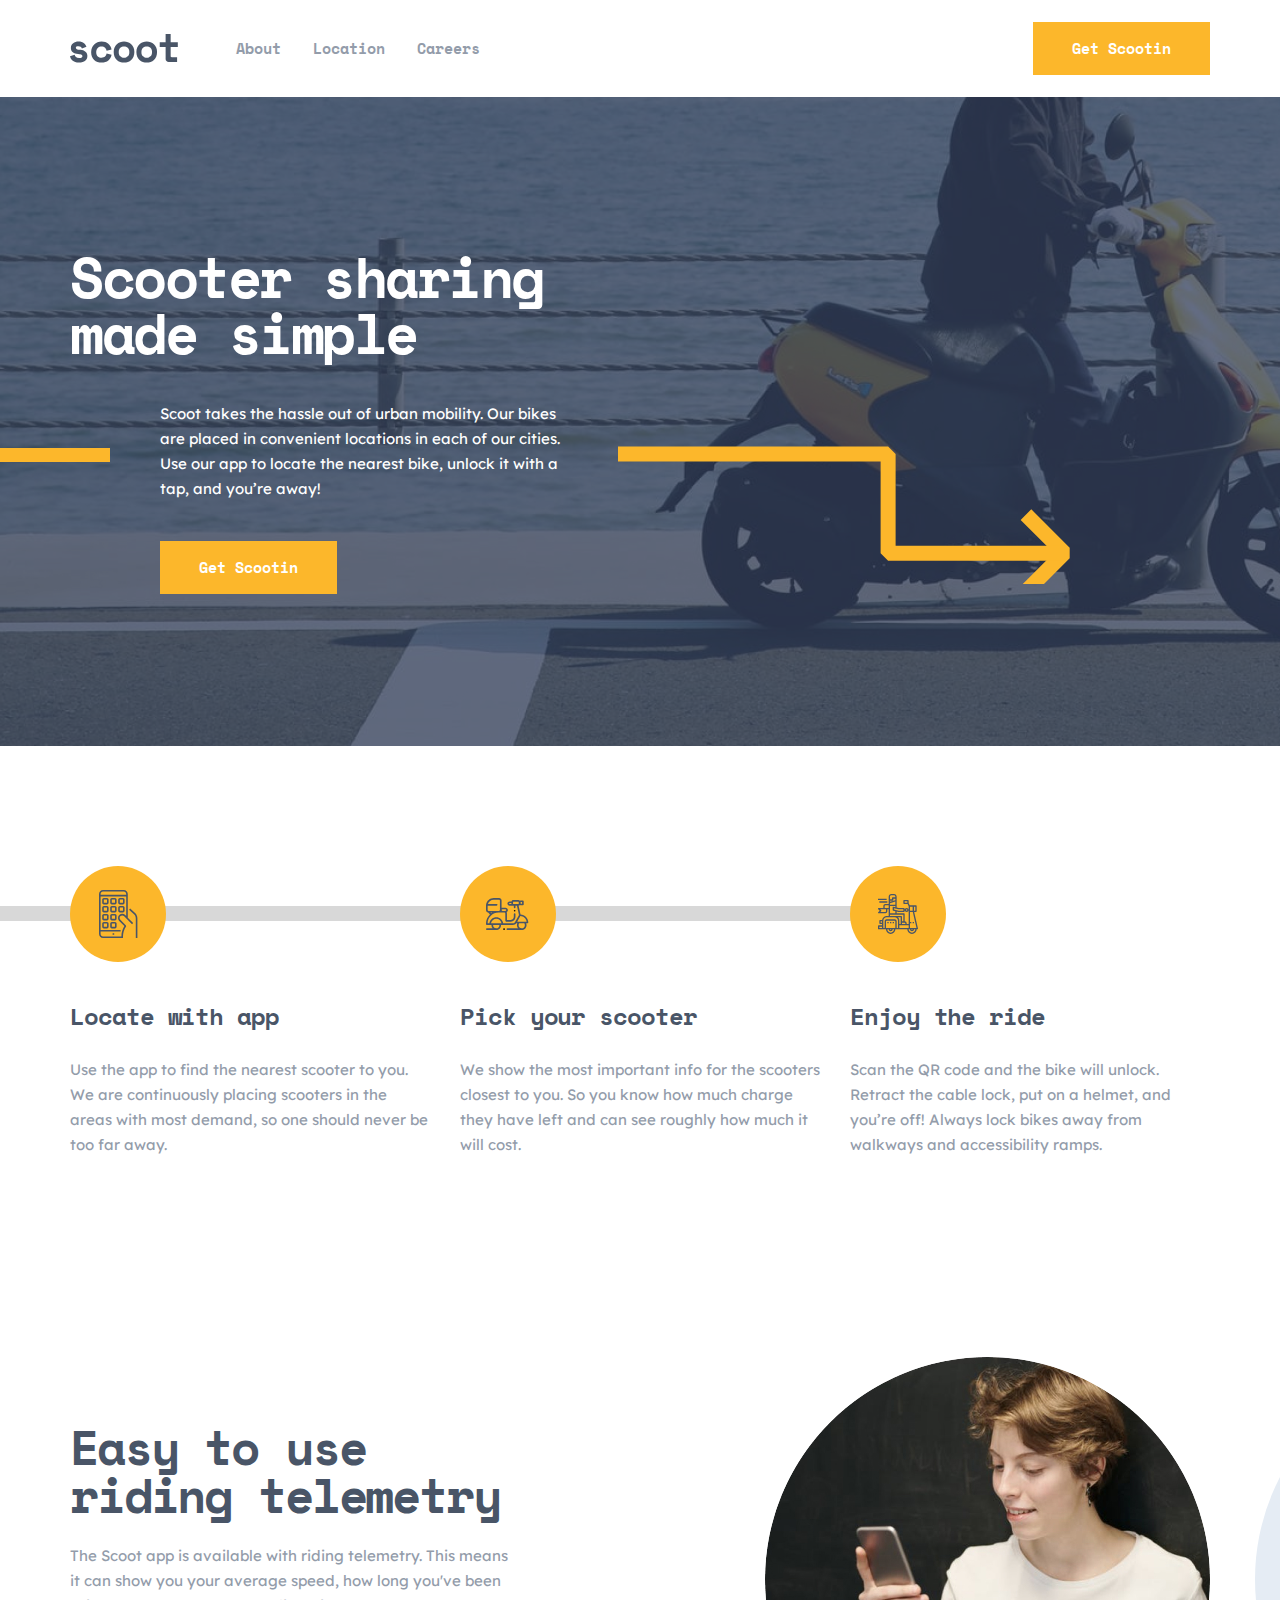
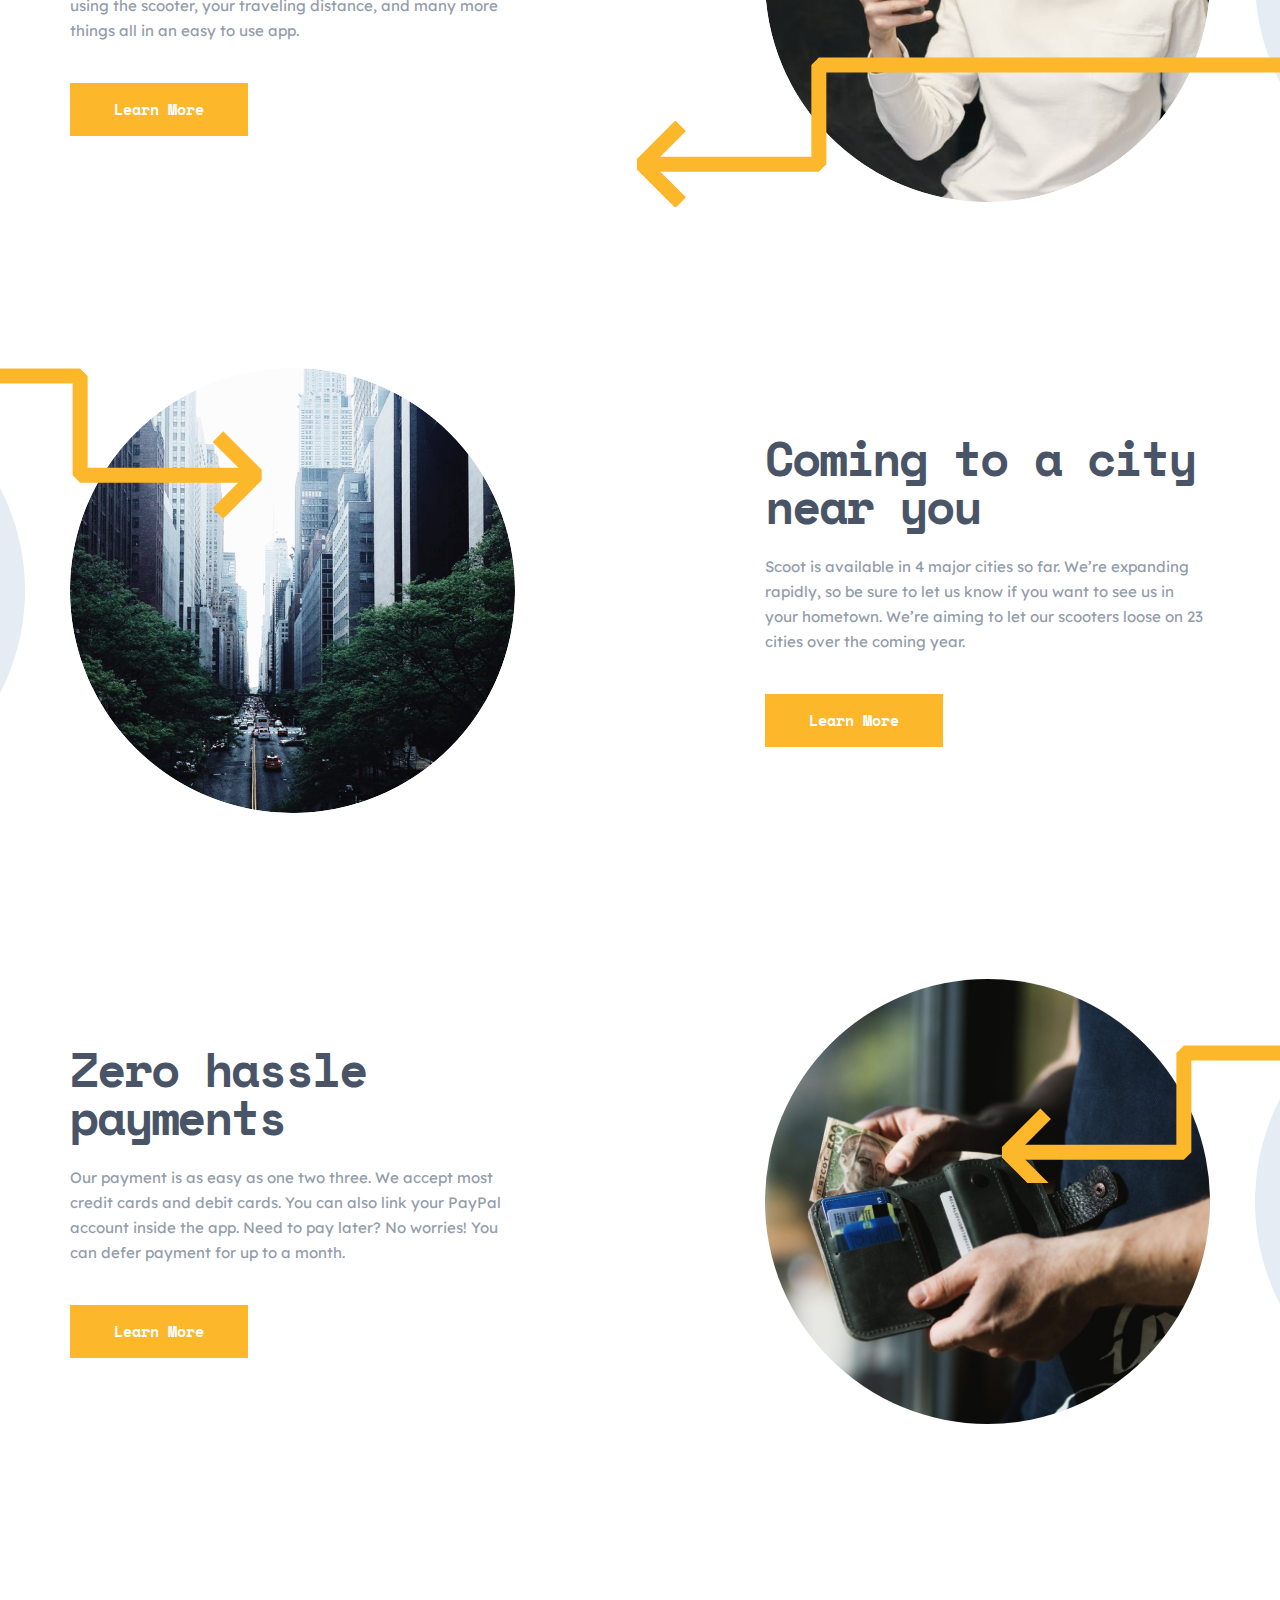
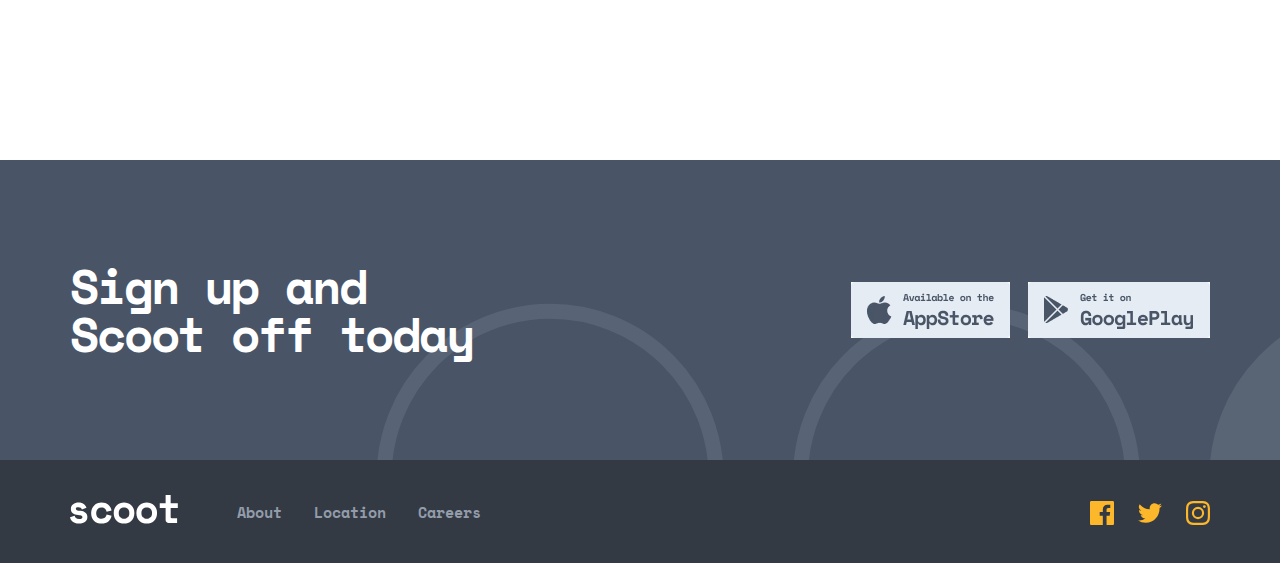
<file: index.html>
<!DOCTYPE html>
<html lang="en">

<head>
    <meta charset="UTF-8">
    <meta http-equiv="X-UA-Compatible" content="IE=edge">
    <meta name="viewport" content="width=device-width, initial-scale=1.0">
    <title>scoot</title>
    <link rel="stylesheet" href="css/main.css">
</head>

<body>
    <h1 class="visually-hidden">scoot</h1>
    <header class="header">
        <div class="container ">
            <div class="header__container">
                <a class="header__logo-link" href="/">
                    <img class="header__logo" src="images/scoot.svg" alt="Site-logo">
                </a>

                <div class="header__burger">
                    <span class="header__bar"></span>
                    <span class="header__bar"></span>
                    <span class="header__bar"></span>
                </div>
                <!-- <div class="header__helper"> -->
                <nav class="nav header__nav  ">
                    <div class="header__nav-wrap">
                        <ul class="nav__list nav__list--header ">
                            <li class="nav__itom nav__itom--header ">
                                <a class="nav__link nav__link--header" href="about.html">About</a>
                            </li>
                            <li class="nav__itom nav__itom--header">
                                <a class="nav__link nav__link--header" href="index.html">Location</a>
                            </li>
                            <li class="nav__itom nav__itom--header">
                                <a class="nav__link nav__link--header" href="index.html">Careers</a>
                            </li>
                        </ul>
                        <a class="header__get-link get-link " href="#">Get Scootin</a>
                    </div>

                </nav>
                <!-- </div> -->


                <!-- <a class="header__get-link get-link " href="#">Get Scootin</a> -->
            </div>
        </div>
    </header>

    <main>
        <div class="intro">
            <div class="container intro__container">
                <div class="intro__wrap">
                    <span class="intro__liner"></span>
                    <p class="intro__title">Scooter sharing made simple</p>
                    <p class="intro__desc">Scoot takes the hassle out of urban mobility. Our bikes are placed in
                        convenient locations in each of our cities. Use our app to locate the nearest bike, unlock it
                        with a tap, and you’re away!</p>

                    <a class="intro__get-link get-link get__link--intro" href="#">Get Scootin</a>
                </div>
            </div>
        </div>

        <section class="steps">
            <div class="container steps__container">
                <h2 class="visually-hidden">Instruction</h2>
                <span class="steps__line"></span>
                <ol class="steps__list">
                    <li class="steps__itom">
                        <span class="steps__circles steps__circles--app"></span>
                        <div class="steps__wrap">
                            <h3 class="steps__title">Locate with app</h3>
                            <p class="steps__desc">Use the app to find the nearest scooter to you. We are continuously
                                placing scooters in the areas with most demand, so one should never be too far away.
                            </p>
                        </div>
                    </li>
                    <li class="steps__itom">
                        <span class="steps__circles steps__circles--scooter"></span>
                        <div class="steps__wrap">
                            <h3 class="steps__title">Pick your scooter</h3>
                            <p class="steps__desc">We show the most important info for the scooters closest to you. So
                                you
                                know how much charge they have left and can see roughly how much it will cost.
                            </p>
                        </div>
                    </li>
                    <li class="steps__itom">
                        <span class="steps__circles steps__circles--deliver"></span>
                        <div class="steps__wrap">
                            <h3 class="steps__title">Enjoy the ride</h3>
                            <p class="steps__desc">Scan the QR code and the bike will unlock. Retract the cable lock,
                                put on
                                a helmet, and you’re off! Always lock bikes away from walkways and accessibility ramps.
                            </p>
                        </div>
                    </li>

                </ol>
            </div>
        </section>

        <div class="advice">
            <div class="container">
                <div class="advice__container">
                    <h1 class="advice__mtitle visually-hidden">Advantage</h1>
                    <ul class="advice__list">
                        <li class="advice__itom">
                            <span class="advice__circle advice__circle--top"></span>
                            <picture class="advice__itom-picture">
                                <source type="image/webp" srcset="images/riding@2x.webp 2x, images/riding.webp 1x">
                                <img class="advice__img" src="images/riding.jpg"
                                    srcset="images/riding@2x.jpg 2x, images/riding.jpg 1x" width="445" height="445"
                                    alt="riding telemtary">
                            </picture>

                            <div class="advice__wrap">
                                <h3 class="advice__title">Easy to use
                                    riding telemetry</h3>
                                <p class="advice__disc">The Scoot app is available with riding telemetry. This means it
                                    can show you your average speed, how long you've been using the scooter, your
                                    traveling distance, and many more things all in an easy to use app.</p>
                                <a class="advice__link get-link advice__link--size" href="#">Learn More</a>
                            </div>
                        </li>

                        <li class="advice__itom">
                            <span class="advice__circle advice__circle--middle"></span>
                            <picture class="advice__itom-picture">
                                <source type="image/webp" srcset="images/city@2x.webp 2x, images/city.webp 1x">
                                <img class="advice__img" src="images/city.jpg"
                                    srcset="images/city@2x.jpg 2x, images/city.jpg 1x" alt="riding telemtary"
                                    width="445" height="445">
                            </picture>

                            <div class="advice__wrap">
                                <h3 class="advice__title">Coming to a city near you</h3>
                                <p class="advice__disc">Scoot is available in 4 major cities so far. We’re expanding
                                    rapidly, so be sure to let us know if you want to see us in your hometown. We’re
                                    aiming to let our scooters loose on 23 cities over the coming year.</p>
                                <a class="advice__link get-link advice__link--size" href="#">Learn More</a>
                            </div>
                        </li>

                        <li class="advice__itom">
                            <span class="advice__circle advice__circle--end"></span>
                            <!-- <span class="advice__circle advice__circle--ex"></span> -->
                            <picture class="advice__itom-picture">
                                <source type="image/webp" srcset="images/zero@2x.webp 2x, images/zero.webp 1x">
                                <img class="advice__img" src="images/zero.jpg"
                                    srcset="images/zero@2x.jpg 2x, images/zero.jpg 1x" alt="riding telemtary"
                                    width="445" height="445">
                            </picture>

                            <div class="advice__wrap">
                                <h3 class="advice__title">Zero hassle payments</h3>
                                <p class="advice__disc">Our payment is as easy as one two three. We accept most credit
                                    cards and debit cards. You can also link your PayPal account inside the app. Need to
                                    pay later? No worries! You can defer payment for up to a month.</p>
                                <a class="advice__link get-link advice__link--size" href="#">Learn More</a>
                            </div>
                        </li>
                    </ul>
                </div>
            </div>
        </div>


        <div class="sign">
            <div class="container">
                <div class="sign__container">
                    <p class="sign__text">Sign up and Scoot off today</p>
                    <div class="sign__links">
                        <a class="sign__app" href="#">
                            <img class="sign__img" src="images/app.jpg" srcset="images/app@2x.jpg 2x, images/app.jpg 1x"
                                alt="Appstore">
                        </a>
                        <a class="sign__google" href="#">
                            <img class="sign__img" src="images/google.jpg"
                                srcset="images/google@2x.jpg 2x, images/google.jpg 1x" alt="Google_Play">
                        </a>
                    </div>
                    <span class="sign__circle sign__circle--top"></span>
                    <span class="sign__circle sign__circle--middle"></span>
                    <span class="sign__circle sign__circle--end"></span>
                </div>
            </div>
        </div>
    </main>

    <footer class="footer">
        <div class="container">
            <div class="footer__container">
                <a class="footer__logo-link" href="index.html">
                    <img class="footer__ligo" src="images/scoot-min.svg" alt="Site logo">
                </a>

                <nav class="nav footer__nav">
                    <ul class="nav__list footer__list">
                        <li class="nav__itom nav__itom--footer ">
                            <a class="nav__link" href="about.html">About</a>
                        </li>
                        <li class="nav__itom nav__itom--footer">
                            <a class="nav__link" href="index.html">Location</a>
                        </li>
                        <li class="nav__itom nav__itom--footer">
                            <a class="nav__link" href="index.html">Careers</a>
                        </li>
                    </ul>
                    <!-- <a class="header__get-link get-link " href="#">Get Scootin</a> -->
                </nav>

                <div class="footer__social">
                    <a class="footer__software-link" href="#">
                        <svg class="footer__svg" width="24" height="24" fill="none" xmlns="http://www.w3.org/2000/svg">
                            <path
                                d="M22.675 0H1.325C.593 0 0 .593 0 1.325v21.351C0 23.407.593 24 1.325 24H12.82v-9.294H9.692v-3.622h3.128V8.413c0-3.1 1.893-4.788 4.659-4.788 1.325 0 2.463.099 2.795.143v3.24l-1.918.001c-1.504 0-1.795.715-1.795 1.763v2.313h3.587l-.467 3.622h-3.12V24h6.116c.73 0 1.323-.593 1.323-1.325V1.325C24 .593 23.407 0 22.675 0z"
                                fill="CurrentColor" /></svg>
                    </a>
                    <a class="footer__software-link" href="#">
                        <svg class="footer__svg" width="24" height="20" fill="none" xmlns="http://www.w3.org/2000/svg">
                            <path
                                d="M24 2.557a9.83 9.83 0 0 1-2.828.775A4.932 4.932 0 0 0 23.337.608a9.864 9.864 0 0 1-3.127 1.195A4.916 4.916 0 0 0 16.616.248c-3.179 0-5.515 2.966-4.797 6.045A13.978 13.978 0 0 1 1.671 1.149a4.93 4.93 0 0 0 1.523 6.574 4.903 4.903 0 0 1-2.229-.616c-.054 2.281 1.581 4.415 3.949 4.89a4.935 4.935 0 0 1-2.224.084 4.928 4.928 0 0 0 4.6 3.419A9.9 9.9 0 0 1 0 17.54a13.94 13.94 0 0 0 7.548 2.212c9.142 0 14.307-7.721 13.995-14.646A10.025 10.025 0 0 0 24 2.557z"
                                fill="CurrentColor" /></svg>
                    </a>
                    <a class="footer__software-link" href="#">
                        <svg class="footer__svg" width="24" height="24" fill="none" xmlns="http://www.w3.org/2000/svg">
                            <path fill-rule="evenodd" clip-rule="evenodd"
                                d="M12 0C8.741 0 8.333.014 7.053.072 2.695.272.273 2.69.073 7.052.014 8.333 0 8.741 0 12c0 3.259.014 3.668.072 4.948.2 4.358 2.618 6.78 6.98 6.98C8.333 23.986 8.741 24 12 24c3.259 0 3.668-.014 4.948-.072 4.354-.2 6.782-2.618 6.979-6.98.059-1.28.073-1.689.073-4.948 0-3.259-.014-3.667-.072-4.947-.196-4.354-2.617-6.78-6.979-6.98C15.668.014 15.259 0 12 0zm0 2.163c3.204 0 3.584.012 4.85.07 3.252.148 4.771 1.691 4.919 4.919.058 1.265.069 1.645.069 4.849 0 3.205-.012 3.584-.069 4.849-.149 3.225-1.664 4.771-4.919 4.919-1.266.058-1.644.07-4.85.07-3.204 0-3.584-.012-4.849-.07-3.26-.149-4.771-1.699-4.919-4.92-.058-1.265-.07-1.644-.07-4.849 0-3.204.013-3.583.07-4.849.149-3.227 1.664-4.771 4.919-4.919 1.266-.057 1.645-.069 4.849-.069zM5.838 12a6.162 6.162 0 1 1 12.324 0 6.162 6.162 0 0 1-12.324 0zM12 16a4 4 0 1 1 0-8 4 4 0 0 1 0 8zm4.965-10.405a1.44 1.44 0 1 1 2.881.001 1.44 1.44 0 0 1-2.881-.001z"
                                fill="CurrentColor" /></svg>
                    </a>
                </div>
            </div>
        </div>
    </footer>
    <script src="js/main.js"></script>
</body>

</html>
</file>
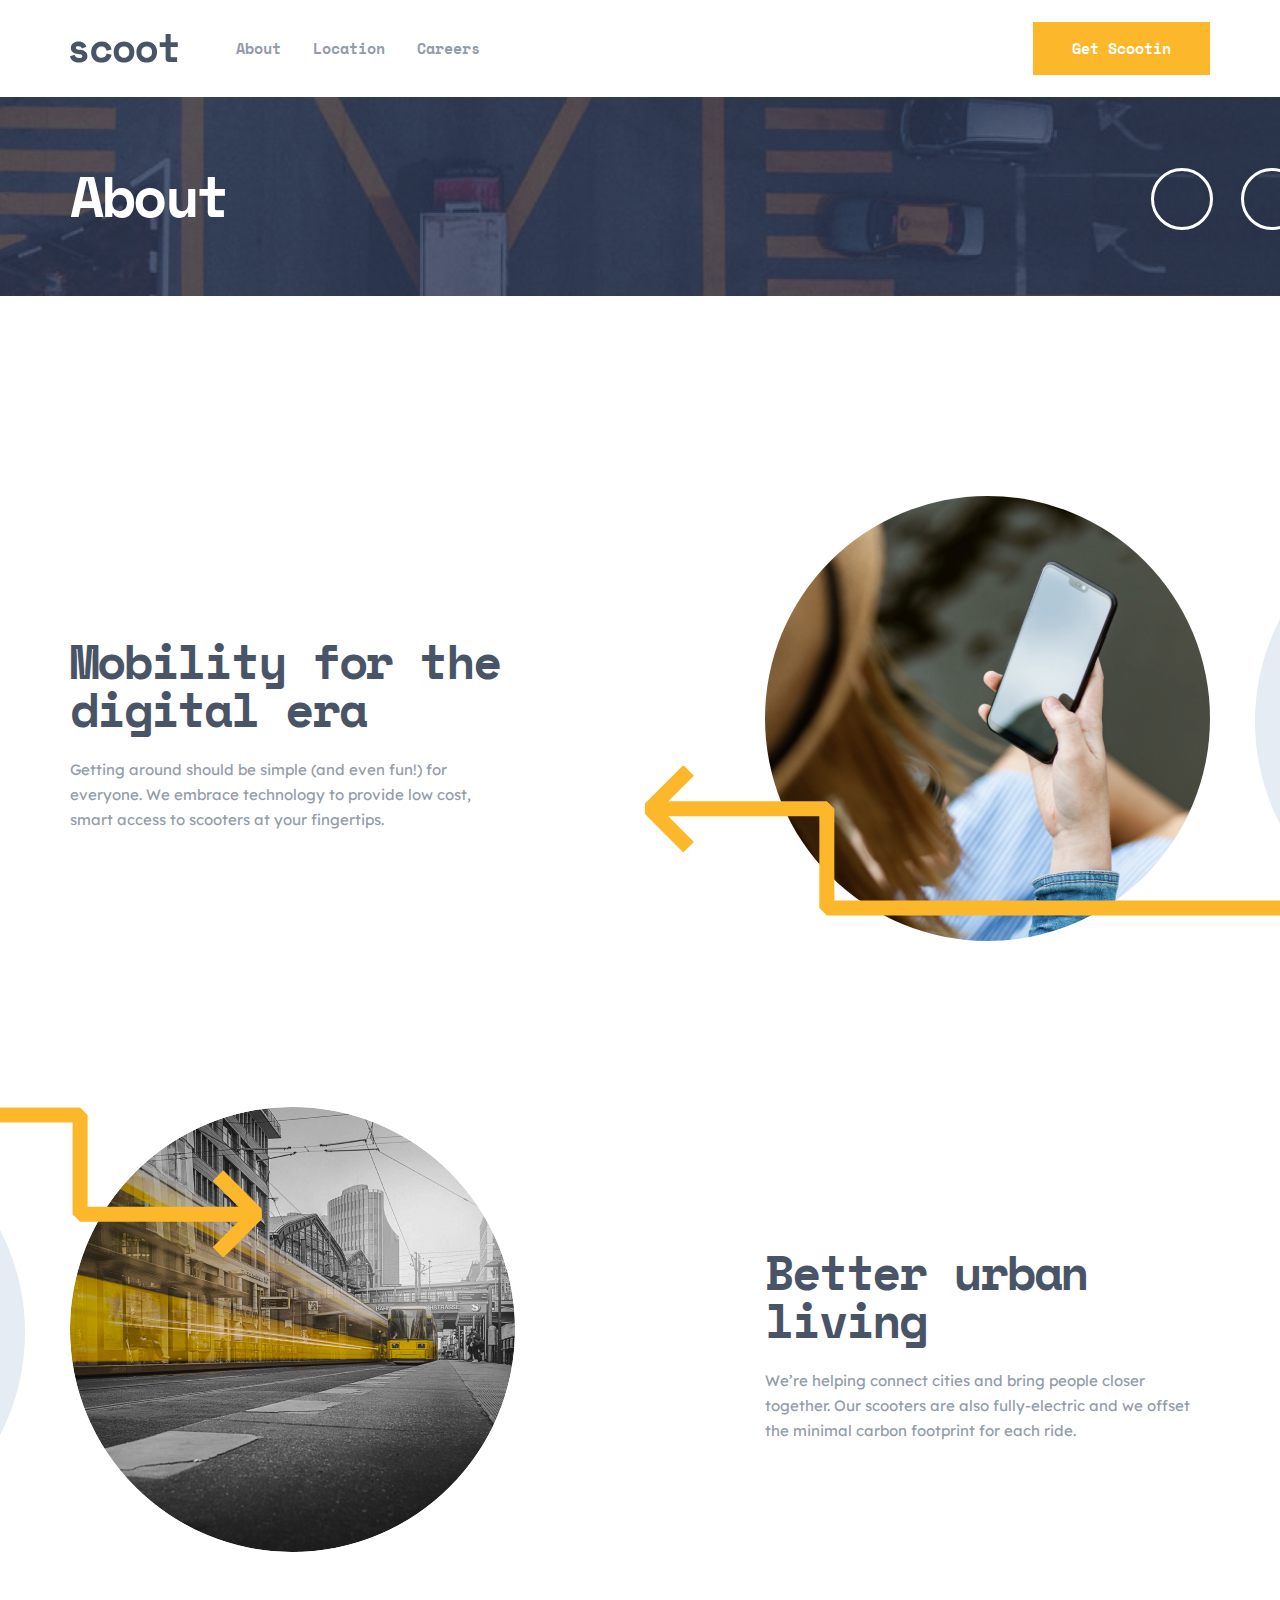
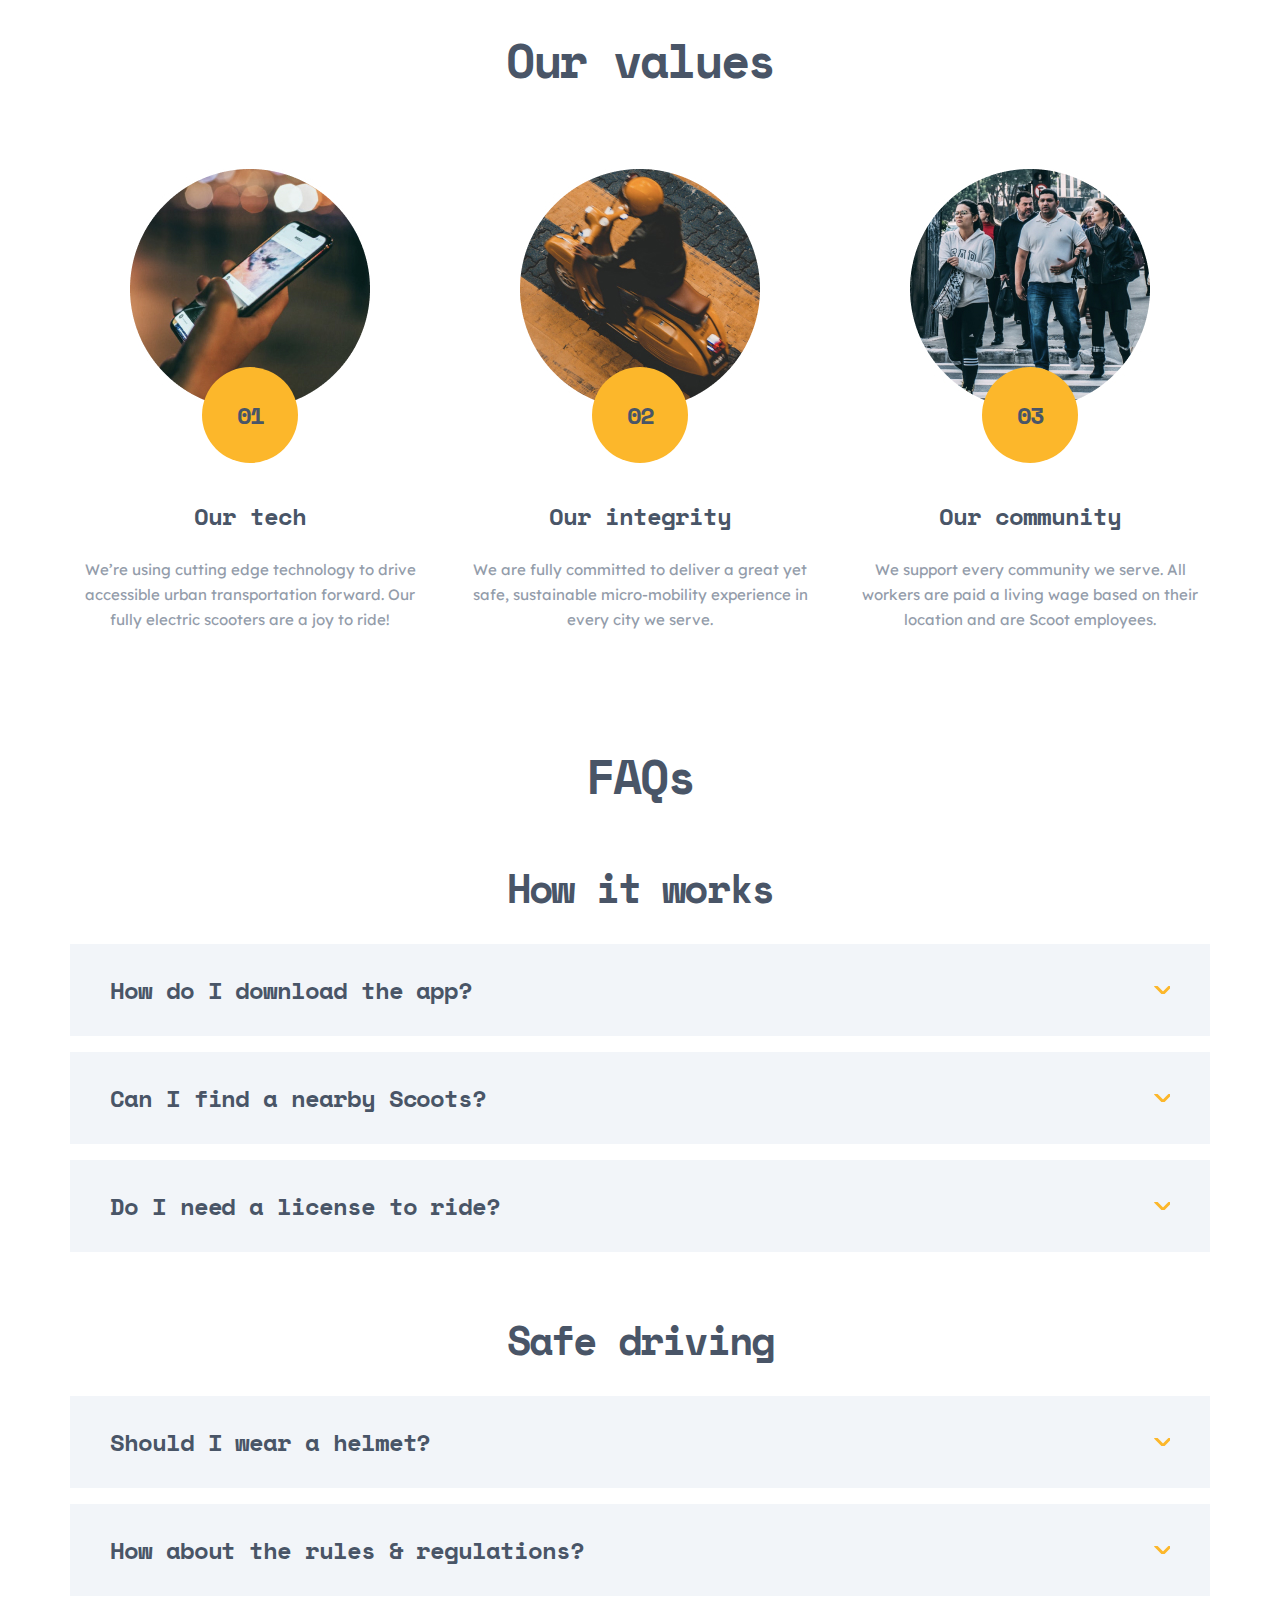
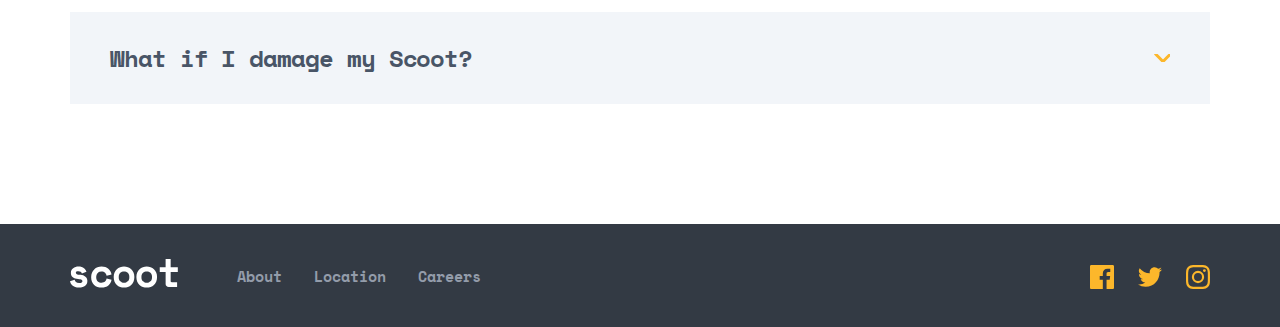
<file: about.html>
<!DOCTYPE html>
<html lang="en">

<head>
    <meta charset="UTF-8">
    <meta http-equiv="X-UA-Compatible" content="IE=edge">
    <meta name="viewport" content="width=device-width, initial-scale=1.0">
    <title>About</title>
    <link rel="stylesheet" href="css/main.css">
</head>

<body>
    <header class="header">
        <div class="container ">
            <div class="header__container">
                <a class="header__logo-link" href="index.html">
                    <img class="header__logo" src="images/scoot.svg" alt="Site-logo">
                </a>

                <div class="header__burger">
                    <span class="header__bar"></span>
                    <span class="header__bar"></span>
                    <span class="header__bar"></span>
                </div>
                <nav class="nav header__nav nav--header ">
                    <div class="header__nav-wrap">
                        <ul class="nav__list nav__list--header ">
                            <li class="nav__itom nav__itom--header ">
                                <a class="nav__link nav__link--header" href="about.html">About</a>
                            </li>
                            <li class="nav__itom nav__itom--header">
                                <a class="nav__link nav__link--header" href="index.html">Location</a>
                            </li>
                            <li class="nav__itom nav__itom--header">
                                <a class="nav__link nav__link--header" href="index.html">Careers</a>
                            </li>
                        </ul>
                        <a class="header__get-link get-link " href="#">Get Scootin</a>
                    </div>

                </nav>

            </div>
        </div>
    </header>
    <main>
        <div class="about-intro">
            <div class="container ">
                <div class="about-intro__container">
                    <p class="about-intro__title">About</p>
                    <div class="about-intro__wrap">
                        <span class="about-intro__circle about-intro__circle--left "></span>
                        <span class="about-intro__circle about-intro__circle--middle"></span>
                        <span class="about-intro__circle about-intro__circle--right"></span>
                    </div>
                </div>
            </div>
        </div>

        <div class="advice">
            <div class="container">
                <div class="advice__container">
                    <h1 class="advice__mtitle visually-hidden">Advantage</h1>
                    <ul class="advice__list">
                        <li class="advice__itom advice__itom--about">
                            <span class="advice__circle advice__circle--top"></span>
                            <picture>
                                <source type="image/webp" srcset="images/introadg@2x.webp 2x, images/introadg.webp 1x">
                                <img class="advice__img" src="images/introadg.jpg"
                                    srcset="images/introadg@2x.jpg 2x, images/introadg.jpg 1x" width="445" height="445"
                                    alt="riding telemtary">
                            </picture>

                            <div class="advice__wrap">
                                <h3 class="advice__title">Mobility for the digital era</h3>
                                <p class="advice__disc">Getting around should be simple (and even fun!) for everyone. We
                                    embrace technology to provide low cost, smart access to scooters at your fingertips.
                                </p>
                                <!-- <a class="advice__link get-link advice__link--size" href="#">Learn More</a> -->
                            </div>
                        </li>

                        <li class="advice__itom advice__itom--about">
                            <span class="advice__circle advice__circle--middle"></span>
                            <picture>
                                <source type="image/webp" srcset="images/urban@2x.webp 2x, images/urban.webp 1x">
                                <img class="advice__img" src="images/urban.jpg"
                                    srcset="images/urban@2x.jpg 2x, images/urban.jpg 1x" alt="riding telemtary"
                                    width="445" height="445">
                            </picture>

                            <div class="advice__wrap">
                                <h3 class="advice__title">Better urban living</h3>
                                <p class="advice__disc">We’re helping connect cities and bring people closer together.
                                    Our scooters are also fully-electric and we offset the minimal carbon footprint for
                                    each ride.</p>
                                <!-- <a class="advice__link get-link advice__link--size" href="#">Learn More</a> -->
                            </div>
                        </li>
                    </ul>
                </div>
            </div>
        </div>

        <div class="value">
            <div class="container">
                <div class="value__container">
                    <h1 class="value__name">Our values</h1>
                    <ol class="value__list">
                        <li class="value__itom">
                            <div class="value__wrap">
                                <img class="value__img" src="images/tech.jpg"
                                    srcset="images/tech@2x.jpg 2x, images/tech.jpg 1x" alt="Our tech" width="240"
                                    height="240">
                                <span class="value__num value__num--top"></span>
                            </div>
                            <h3 class="value__title">Our tech</h3>
                            <p class="value__desc">We’re using cutting edge technology to drive accessible urban
                                transportation forward. Our fully electric scooters are a joy to ride!</p>
                        </li>
                        <li class="value__itom">
                            <div class="value__wrap">
                                <img class="value__img" src="images/integ.jpg"
                                    srcset="images/integ@2x.jpg 2x, images/integ.jpg 1x" alt="Our tech" width="240"
                                    height="240">
                                <span class="value__num value__num--middle"></span>
                            </div>
                            <h3 class="value__title">Our integrity</h3>
                            <p class="value__desc">We are fully committed to deliver a great yet safe, sustainable
                                micro-mobility experience in every city we serve.</p>
                        </li>
                        <li class="value__itom">
                            <div class="value__wrap">
                                <img class="value__img" src="images/commun.jpg"
                                    srcset="images/commun@2x.jpg 2x, images/commun.jpg 1x" alt="Our tech" width="240"
                                    height="240">
                                <span class="value__num value__num--end"></span>
                            </div>
                            <h3 class="value__title">Our community</h3>
                            <p class="value__desc">We support every community we serve. All workers are paid a living
                                wage based on their location and are Scoot employees.</p>
                        </li>
                    </ol>
                </div>
            </div>
        </div>

        <div class="faqs">
            <div class="container faqs__container">
                <h3 class="faqs__name">FAQs</h3>
                <div class="faqs__wrap faqs__wrap--top">
                    <h3 class="faqs__title">How it works</h3>
                    <div class="faqs__text">
                        <h3 id="button" class="faqs__qst faqs__qst--top ">How do I download the app?</h3>
                        <p class="faqs__disc">To download the Scoot app, you can search “Scoot” in both the App and
                            Google Play stores. An even simpler way to do it would be to click the relevant link at the
                            bottom of this page and you’ll be re-directed to the correct page.</p>
                        <h3 id="button" class="faqs__qst ">Can I find a nearby Scoots?</h3>
                        <p class="faqs__disc">Lorem ipsum dolor sit amet consectetur adipisicing elit. Fuga voluptate
                            facilis ipsam dolorum doloribus alias, accusantium illo dolores dolor distinctio soluta
                            porro quidem laborum deserunt quibusdam saepe, ad cumque natus.</p>
                        <h3 id="button" class="faqs__qst faqs__qst--last">Do I need a license to ride?</h3>
                        <p class="faqs__disc">Lorem ipsum dolor sit amet consectetur adipisicing elit. Fuga voluptate
                            facilis ipsam dolorum doloribus alias, accusantium illo dolores dolor distinctio soluta
                            porro quidem laborum deserunt quibusdam saepe, ad cumque natus.</p>
                    </div>

                </div>

                <div class="faqs__wrap faqs__wrap--bottom">
                    <h3 class="faqs__title">Safe driving</h3>
                    <div class="faqs__text">
                        <h3 id="button" class="faqs__qst faqs__qst--top ">Should I wear a helmet?</h3>
                        <p class="faqs__disc">Yes, please do! All cities have different laws. But we strongly strongly
                            strongly recommend always wearing a helmet regardless of the local laws. We like you and we
                            want you to be as safe as possible while Scooting.</p>
                        <h3 id="button" class="faqs__qst">How about the rules & regulations?</h3>
                        <p class="faqs__disc">Lorem ipsum dolor sit amet consectetur adipisicing elit. Fuga voluptate
                            facilis ipsam dolorum doloribus alias, accusantium illo dolores dolor distinctio soluta
                            porro quidem laborum deserunt quibusdam saepe, ad cumque natus.</p>
                        <h3 id="button" class="faqs__qst faqs__qst--last">What if I damage my Scoot?</h3>
                        <p class="faqs__disc">Lorem ipsum dolor sit amet consectetur adipisicing elit. Fuga voluptate
                            facilis ipsam dolorum doloribus alias, accusantium illo dolores dolor distinctio soluta
                            porro quidem laborum deserunt quibusdam saepe, ad cumque natus.</p>
                    </div>
                </div>
            </div>
        </div>


        </div>
    </main>
    <script src="js/main.js"></script>
    <footer class="footer">
        <div class="container">
            <div class="footer__container">
                <a class="footer__logo-link" href="index.html">
                    <img class="footer__ligo" src="images/scoot-min.svg" alt="Site logo">
                </a>

                <nav class="nav footer__nav">
                    <ul class="nav__list footer__list">
                        <li class="nav__itom nav__itom--footer ">
                            <a class="nav__link" href="about.html">About</a>
                        </li>
                        <li class="nav__itom nav__itom--footer">
                            <a class="nav__link" href="index.html">Location</a>
                        </li>
                        <li class="nav__itom nav__itom--footer">
                            <a class="nav__link" href="index.html">Careers</a>
                        </li>
                    </ul>
                    <!-- <a class="header__get-link get-link " href="#">Get Scootin</a> -->
                </nav>

                <div class="footer__social">
                    <a class="footer__software-link" href="#">
                        <svg class="footer__svg" width="24" height="24" fill="none" xmlns="http://www.w3.org/2000/svg">
                            <path
                                d="M22.675 0H1.325C.593 0 0 .593 0 1.325v21.351C0 23.407.593 24 1.325 24H12.82v-9.294H9.692v-3.622h3.128V8.413c0-3.1 1.893-4.788 4.659-4.788 1.325 0 2.463.099 2.795.143v3.24l-1.918.001c-1.504 0-1.795.715-1.795 1.763v2.313h3.587l-.467 3.622h-3.12V24h6.116c.73 0 1.323-.593 1.323-1.325V1.325C24 .593 23.407 0 22.675 0z"
                                fill="CurrentColor" /></svg>
                    </a>
                    <a class="footer__software-link" href="#">
                        <svg class="footer__svg" width="24" height="20" fill="none" xmlns="http://www.w3.org/2000/svg">
                            <path
                                d="M24 2.557a9.83 9.83 0 0 1-2.828.775A4.932 4.932 0 0 0 23.337.608a9.864 9.864 0 0 1-3.127 1.195A4.916 4.916 0 0 0 16.616.248c-3.179 0-5.515 2.966-4.797 6.045A13.978 13.978 0 0 1 1.671 1.149a4.93 4.93 0 0 0 1.523 6.574 4.903 4.903 0 0 1-2.229-.616c-.054 2.281 1.581 4.415 3.949 4.89a4.935 4.935 0 0 1-2.224.084 4.928 4.928 0 0 0 4.6 3.419A9.9 9.9 0 0 1 0 17.54a13.94 13.94 0 0 0 7.548 2.212c9.142 0 14.307-7.721 13.995-14.646A10.025 10.025 0 0 0 24 2.557z"
                                fill="CurrentColor" /></svg>
                    </a>
                    <a class="footer__software-link" href="#">
                        <svg class="footer__svg" width="24" height="24" fill="none" xmlns="http://www.w3.org/2000/svg">
                            <path fill-rule="evenodd" clip-rule="evenodd"
                                d="M12 0C8.741 0 8.333.014 7.053.072 2.695.272.273 2.69.073 7.052.014 8.333 0 8.741 0 12c0 3.259.014 3.668.072 4.948.2 4.358 2.618 6.78 6.98 6.98C8.333 23.986 8.741 24 12 24c3.259 0 3.668-.014 4.948-.072 4.354-.2 6.782-2.618 6.979-6.98.059-1.28.073-1.689.073-4.948 0-3.259-.014-3.667-.072-4.947-.196-4.354-2.617-6.78-6.979-6.98C15.668.014 15.259 0 12 0zm0 2.163c3.204 0 3.584.012 4.85.07 3.252.148 4.771 1.691 4.919 4.919.058 1.265.069 1.645.069 4.849 0 3.205-.012 3.584-.069 4.849-.149 3.225-1.664 4.771-4.919 4.919-1.266.058-1.644.07-4.85.07-3.204 0-3.584-.012-4.849-.07-3.26-.149-4.771-1.699-4.919-4.92-.058-1.265-.07-1.644-.07-4.849 0-3.204.013-3.583.07-4.849.149-3.227 1.664-4.771 4.919-4.919 1.266-.057 1.645-.069 4.849-.069zM5.838 12a6.162 6.162 0 1 1 12.324 0 6.162 6.162 0 0 1-12.324 0zM12 16a4 4 0 1 1 0-8 4 4 0 0 1 0 8zm4.965-10.405a1.44 1.44 0 1 1 2.881.001 1.44 1.44 0 0 1-2.881-.001z"
                                fill="CurrentColor" /></svg>
                    </a>
                </div>
            </div>
        </div>
    </footer>
</body>

</html>
</file>
<file: css/main.css>
.container {
  max-width: 1140px;
  padding: 0 15px;
  margin: 0 auto;
}

@media only screen and (max-width: 992px) {
  .container {
    padding: 0 40px;
  }
}

@media only screen and (max-width: 719px) {
  .container {
    padding: 0;
  }
}

body {
  margin: 0;
  padding: 0;
  margin-top: 96px;
  font-family: "Lexend Deca", Arial, Helvetica, sans-serif;
  line-height: 1.5;
  -webkit-box-sizing: border-box;
          box-sizing: border-box;
  display: -webkit-box;
  display: -ms-flexbox;
  display: flex;
  -webkit-box-orient: vertical;
  -webkit-box-direction: normal;
      -ms-flex-direction: column;
          flex-direction: column;
  min-height: 100vh;
}

.freez {
  overflow: hidden;
}

main {
  -webkit-box-flex: 1;
      -ms-flex-positive: 1;
          flex-grow: 1;
}

img {
  max-width: 100%;
}

a {
  text-decoration: none;
}

.visually-hidden {
  clip: rect(0 0 0 0);
  -webkit-clip-path: inset(50%);
          clip-path: inset(50%);
  height: 1px;
  overflow: hidden;
  position: absolute;
  white-space: nowrap;
  width: 1px;
}

@media only screen and (max-width: 719px) {
  body {
    margin-top: 60px;
  }
}

@media only screen and (max-width: 376px) {
  body {
    margin-top: 30px;
  }
}

@font-face {
  font-family: 'Lexend Deca';
  font-style: normal;
  font-weight: 400;
  font-display: swap;
  src: url("../fonts/lexend-deca-v16-latin-regular.woff2") format("woff2"), url("../fonts/lexend-deca-v16-latin-regular.woff") format("woff");
}

@font-face {
  font-family: 'Space Mono';
  font-style: normal;
  font-weight: 700;
  font-display: swap;
  src: url("../fonts/space-mono-v11-latin-700.woff2") format("woff2"), url("../fonts/space-mono-v11-latin-700.woff") format("woff");
}

@-webkit-keyframes opening {
  0% {
    transform: translateX(-100%);
    -webkit-transform: translateX(-100%);
    -moz-transform: translateX(-100%);
    -ms-transform: translateX(-100%);
    -o-transform: translateX(-100%);
  }
  100% {
    transform: translateX(0);
    -webkit-transform: translateX(0);
    -moz-transform: translateX(0);
    -ms-transform: translateX(0);
    -o-transform: translateX(0);
  }
}

@keyframes opening {
  0% {
    transform: translateX(-100%);
    -webkit-transform: translateX(-100%);
    -moz-transform: translateX(-100%);
    -ms-transform: translateX(-100%);
    -o-transform: translateX(-100%);
  }
  100% {
    transform: translateX(0);
    -webkit-transform: translateX(0);
    -moz-transform: translateX(0);
    -ms-transform: translateX(0);
    -o-transform: translateX(0);
  }
}

@-webkit-keyframes helper-open {
  0% {
    opacity: 0;
    transform: scale(0);
    -webkit-transform: scale(0);
    -moz-transform: scale(0);
    -ms-transform: scale(0);
    -o-transform: scale(0);
    border-radius: 50%;
    -webkit-border-radius: 50%;
    -moz-border-radius: 50%;
    -ms-border-radius: 50%;
    -o-border-radius: 50%;
  }
  100% {
    opacity: 1;
    transform: scale(1);
    -webkit-transform: scale(1);
    -moz-transform: scale(1);
    -ms-transform: scale(1);
    -o-transform: scale(1);
  }
}

@keyframes helper-open {
  0% {
    opacity: 0;
    transform: scale(0);
    -webkit-transform: scale(0);
    -moz-transform: scale(0);
    -ms-transform: scale(0);
    -o-transform: scale(0);
    border-radius: 50%;
    -webkit-border-radius: 50%;
    -moz-border-radius: 50%;
    -ms-border-radius: 50%;
    -o-border-radius: 50%;
  }
  100% {
    opacity: 1;
    transform: scale(1);
    -webkit-transform: scale(1);
    -moz-transform: scale(1);
    -ms-transform: scale(1);
    -o-transform: scale(1);
  }
}

@-webkit-keyframes wrap-opening {
  0% {
    transform: translateX(-100%);
    -webkit-transform: translateX(-100%);
    -moz-transform: translateX(-100%);
    -ms-transform: translateX(-100%);
    -o-transform: translateX(-100%);
  }
  100% {
    transform: translateX(0);
    -webkit-transform: translateX(0);
    -moz-transform: translateX(0);
    -ms-transform: translateX(0);
    -o-transform: translateX(0);
  }
}

@keyframes wrap-opening {
  0% {
    transform: translateX(-100%);
    -webkit-transform: translateX(-100%);
    -moz-transform: translateX(-100%);
    -ms-transform: translateX(-100%);
    -o-transform: translateX(-100%);
  }
  100% {
    transform: translateX(0);
    -webkit-transform: translateX(0);
    -moz-transform: translateX(0);
    -ms-transform: translateX(0);
    -o-transform: translateX(0);
  }
}

@-webkit-keyframes closed {
  0% {
    transform: translateX(0);
    -webkit-transform: translateX(0);
    -moz-transform: translateX(0);
    -ms-transform: translateX(0);
    -o-transform: translateX(0);
  }
  100% {
    transform: translateX(-100%);
    -webkit-transform: translateX(-100%);
    -moz-transform: translateX(-100%);
    -ms-transform: translateX(-100%);
    -o-transform: translateX(-100%);
  }
}

@keyframes closed {
  0% {
    transform: translateX(0);
    -webkit-transform: translateX(0);
    -moz-transform: translateX(0);
    -ms-transform: translateX(0);
    -o-transform: translateX(0);
  }
  100% {
    transform: translateX(-100%);
    -webkit-transform: translateX(-100%);
    -moz-transform: translateX(-100%);
    -ms-transform: translateX(-100%);
    -o-transform: translateX(-100%);
  }
}

.header {
  position: fixed;
  top: 0;
  left: 0;
  width: 100%;
  z-index: 99;
  background-color: #fff;
}

.header__container {
  display: -webkit-box;
  display: -ms-flexbox;
  display: flex;
  padding: 22px 0;
  -webkit-box-pack: justify;
      -ms-flex-pack: justify;
          justify-content: space-between;
  -webkit-box-align: center;
      -ms-flex-align: center;
          align-items: center;
  position: relative;
}

.header__nav {
  display: -webkit-box;
  display: -ms-flexbox;
  display: flex;
  -webkit-box-pack: justify;
      -ms-flex-pack: justify;
          justify-content: space-between;
  -webkit-box-align: center;
      -ms-flex-align: center;
          align-items: center;
  margin-left: 58px;
}

.header__nav-wrap {
  -webkit-box-flex: 1;
      -ms-flex-positive: 1;
          flex-grow: 1;
  display: -webkit-box;
  display: -ms-flexbox;
  display: flex;
  -webkit-box-align: baseline;
      -ms-flex-align: baseline;
          align-items: baseline;
  -webkit-box-pack: justify;
      -ms-flex-pack: justify;
          justify-content: space-between;
}

.nav__link--header {
  color: #939CAA;
}

.header__logo {
  display: block;
}

.header__burger {
  display: none;
  cursor: pointer;
}

.header__bar {
  display: block;
  margin-bottom: 3px;
  width: 20px;
  height: 4px;
  background-color: #FCB72B;
  -webkit-transition: 0.3s ease-in-out all;
  transition: 0.3s ease-in-out all;
}

.header__bar:last-child {
  margin-bottom: 0;
}

@media only screen and (max-width: 719px) {
  .header__container {
    padding: 22px 32px;
    position: relative;
  }
  .header__burger {
    display: block;
    position: absolute;
    left: 32px;
    top: 50%;
    transform: translateY(-50%);
    -webkit-transform: translateY(-50%);
    -moz-transform: translateY(-50%);
    -ms-transform: translateY(-50%);
    -o-transform: translateY(-50%);
  }
  .header__logo-link {
    width: 75px;
    margin: 0 auto;
  }
  .header__burger.active .header__bar:nth-child(2) {
    opacity: 0;
  }
  .header__burger.active .header__bar:nth-child(1) {
    transform: translateY(7px) rotate(45deg);
    -webkit-transform: translateY(7px) rotate(45deg);
    -moz-transform: translateY(7px) rotate(45deg);
    -ms-transform: translateY(7px) rotate(45deg);
    -o-transform: translateY(7px) rotate(45deg);
  }
  .header__burger.active .header__bar:nth-child(3) {
    transform: translateY(-7px) rotate(-45deg);
    -webkit-transform: translateY(-7px) rotate(-45deg);
    -moz-transform: translateY(-7px) rotate(-45deg);
    -ms-transform: translateY(-7px) rotate(-45deg);
    -o-transform: translateY(-7px) rotate(-45deg);
  }
  .header__nav {
    position: absolute;
    display: none;
    margin-left: 0;
    width: 100%;
    top: 100%;
    left: 0;
    -webkit-box-align: stretch;
        -ms-flex-align: stretch;
            align-items: stretch;
    -webkit-box-orient: vertical;
    -webkit-box-direction: normal;
        -ms-flex-direction: column;
            flex-direction: column;
  }
  .header__nav::before {
    display: none;
    width: 100%;
    height: 100%;
    position: absolute;
    top: 0;
    left: 0;
    background-color: rgba(0, 0, 0, 0.7);
    content: '';
  }
  .header__nav-wrap {
    display: none;
    -webkit-box-orient: vertical;
    -webkit-box-direction: normal;
        -ms-flex-direction: column;
            flex-direction: column;
    padding: 64px 0px 24px 32px;
    width: 60%;
    height: 100%;
    background-color: #333A44;
    position: relative;
    z-index: 3;
  }
  .nav__list--header {
    padding: 0;
    margin: 0;
    -webkit-box-orient: vertical;
    -webkit-box-direction: normal;
        -ms-flex-direction: column;
            flex-direction: column;
  }
  .nav__link--header {
    color: #fff !important;
  }
  .header__get-link {
    max-width: 190px;
    margin: 0 auto;
  }
  .nav__itom--header {
    margin-bottom: 24px;
    margin-right: 0px !important;
  }
  .nav__itom--header:last-child {
    margin-bottom: 0;
  }
  .header__nav.active {
    display: -webkit-box;
    display: -ms-flexbox;
    display: flex;
    height: calc(100vh - 64px);
  }
  .header__nav.active::before {
    display: block;
    animation: helper-open 0.5s linear;
    -webkit-animation: helper-open 0.5s linear;
  }
  .header__nav.active .header__nav-wrap {
    display: -webkit-box;
    display: -ms-flexbox;
    display: flex;
    animation: wrap-opening 0.5s linear;
    -webkit-animation: wrap-opening 0.5s linear;
  }
  .header__nav.closed::before {
    display: none;
  }
  .header__nav.closed .header__nav-wrap {
    animation: closed 0.5s linear;
    -webkit-animation: closed 0.5s linear;
  }
}

@media only screen and (max-width: 719px) and (max-width: 375px) {
  .header__get-link {
    max-width: 190px;
    margin-left: 0;
  }
}

.nav {
  display: -webkit-box;
  display: -ms-flexbox;
  display: flex;
  -webkit-box-flex: 1;
      -ms-flex-positive: 1;
          flex-grow: 1;
  -webkit-box-align: baseline;
      -ms-flex-align: baseline;
          align-items: baseline;
  -webkit-box-pack: justify;
      -ms-flex-pack: justify;
          justify-content: space-between;
}

.nav__list {
  padding: 0;
  margin: 0;
  list-style: none;
  display: -webkit-box;
  display: -ms-flexbox;
  display: flex;
}

.nav__itom {
  margin-right: 32px;
}

.nav__itom:last-child {
  margin-right: 0;
}

.nav__link {
  font-family: 'Space Mono','Courier New', Courier, monospace;
  font-size: 15px;
  line-height: 25px;
  color: #939CAA;
}

.nav__link:hover,
.nav__link :active {
  color: #FCB72B;
  transition: 0.3s ease-in-out all;
  -webkit-transition: 0.3s ease-in-out all;
  -moz-transition: 0.3s ease-in-out all;
  -ms-transition: 0.3s ease-in-out all;
  -o-transition: 0.3s ease-in-out all;
}

@media only screen and (max-width: 719px) {
  .nav {
    -webkit-box-flex: 0;
        -ms-flex-positive: 0;
            flex-grow: 0;
  }
}

.intro {
  background-image: url("../images/introbag.jpg");
  background-repeat: no-repeat;
  background-position: center center;
  position: relative;
}

@media only screen and (-webkit-min-device-pixel-ratio: 2), only screen and (min--moz-device-pixel-ratio: 2), only screen and (min-device-pixel-ratio: 2), only screen and (min-resolution: 192dpi), only screen and (min-resolution: 2dppx) {
  .intro {
    background-image: url("../images/introbag@2x.jpg");
    background-repeat: no-repeat;
    background-position: center center;
    background-size: cover;
  }
}

.intro::before {
  position: absolute;
  display: block;
  width: 100%;
  height: 100%;
  background: #2F3B59;
  mix-blend-mode: normal;
  opacity: 0.75;
  content: '';
}

.intro__container {
  padding-top: 153px;
  padding-bottom: 152px;
  position: relative;
}

.intro__container::before {
  position: absolute;
  display: block;
  width: 477px;
  height: 138px;
  top: 350px;
  right: 130px;
  z-index: 0;
  background-image: url("../images/liner.svg");
  background-repeat: no-repeat;
  content: '';
}

.intro__title {
  padding: 0;
  margin: 0;
  font-family: 'Space Mono';
  font-style: normal;
  font-weight: 700;
  font-size: 56px;
  line-height: 56px;
  letter-spacing: -2.5px;
  color: #FFFFFF;
}

.intro__desc {
  padding: 0;
  margin: 40px 0 40px 90px;
  font-family: 'Lexend Deca';
  font-style: normal;
  font-weight: 400;
  font-size: 15px;
  line-height: 25px;
  color: #FFFFFF;
}

.intro__wrap {
  position: relative;
  max-width: 500px;
}

.intro__liner {
  position: absolute;
  display: block;
  width: 190px;
  height: 14px;
  top: 199px;
  left: -150px;
  background-color: #FCB72B;
}

.get__link--intro {
  margin-left: 90px;
}

@media only screen and (max-width: 992px) {
  .intro__container {
    padding-left: 98px;
    padding-right: 98px;
  }
}

@media only screen and (max-width: 800px) {
  .intro__container {
    padding-top: 137px;
    padding-bottom: 217px;
    -webkit-box-align: center;
        -ms-flex-align: center;
            align-items: center;
    text-align: center;
  }
  .intro__container::before {
    top: 470px;
    left: -127px;
  }
  .intro__wrap {
    max-width: 573px;
    margin: 0 auto;
    -webkit-box-align: center;
        -ms-flex-align: center;
            align-items: center;
    text-align: center;
  }
  .intro__title {
    font-size: 56px;
    line-height: 56px;
  }
  .intro__desc {
    margin: 24px 0 32px 0;
    font-size: 15px;
    line-height: 25px;
    color: #FFFFFF;
  }
  .get__link--intro {
    margin-left: 0;
  }
  .intro__liner {
    display: none;
  }
}

@media only screen and (max-width: 719px) {
  .intro__container {
    padding-top: 137px;
    padding-bottom: 217px;
    padding-left: 32px;
    padding-right: 32px;
  }
  .intro__container::before {
    top: 470px;
    left: -312px;
  }
  .intro__title {
    font-size: 40px;
    line-height: 40px;
  }
  .intro__desc {
    margin: 24px 0 34px 0;
    font-size: 15px;
    line-height: 25px;
    color: #FFFFFF;
  }
}

@media only screen and (max-width: 430px) {
  .intro__container {
    padding-top: 115px;
    padding-bottom: 199px;
  }
}

.get-link {
  display: inline-block;
  padding: 11px 36px;
  font-family: 'Space Mono', 'Courier New', Courier, monospace;
  font-size: 15px;
  line-height: 25px;
  text-align: center;
  background-color: #FCB72B;
  color: #fff;
  border: 3px solid transparent;
  cursor: pointer;
}

.get-link:hover {
  background-color: transparent;
  border: 3px solid #FCB72B;
  color: #FCB72B;
  transition: 0.3s ease all;
  -webkit-transition: 0.3s ease all;
  -moz-transition: 0.3s ease all;
  -ms-transition: 0.3s ease all;
  -o-transition: 0.3s ease all;
}

.steps {
  margin-top: 120px;
}

.steps__container {
  position: relative;
}

.steps__line {
  position: absolute;
  display: block;
  width: 973px;
  height: 15px;
  left: -150px;
  background-color: #D8D8D8;
  transform: translateY(40px);
  -webkit-transform: translateY(40px);
  -moz-transform: translateY(40px);
  -ms-transform: translateY(40px);
  -o-transform: translateY(40px);
}

.steps__list {
  padding: 0;
  margin: 0;
  list-style: none;
  display: -webkit-box;
  display: -ms-flexbox;
  display: flex;
}

.steps__itom {
  position: relative;
  margin: 0;
  padding: 136px 0 0 0;
  max-width: calc((100% - 60px) /3);
  margin-right: 30px;
}

.steps__itom:last-child {
  margin-right: 0;
}

.steps__title {
  padding: 0;
  margin: 0;
  font-family: 'Space Mono';
  font-style: normal;
  font-weight: 700;
  font-size: 24px;
  line-height: 28px;
  letter-spacing: -1.07143px;
  color: #495567;
}

.steps__desc {
  margin: 0;
  padding: 0;
  margin-top: 27px;
  font-family: 'Lexend Deca';
  font-style: normal;
  font-weight: 400;
  font-size: 15px;
  line-height: 25px;
  color: #939CAA;
}

.steps__circles {
  position: absolute;
  display: block;
  width: 96px;
  height: 96px;
  top: 0;
  background: #FCB72B no-repeat center center;
  border-radius: 50%;
  -webkit-border-radius: 50%;
  -moz-border-radius: 50%;
  -ms-border-radius: 50%;
  -o-border-radius: 50%;
}

.steps__circles--app {
  background-image: url("../images/app.svg");
}

.steps__circles--scooter {
  background-image: url("../images/scooter.svg");
}

.steps__circles--deliver {
  background-image: url("../images/deliver.svg");
}

@media only screen and (max-width: 1110px) {
  .steps__line {
    max-width: 900px;
  }
}

@media only screen and (max-width: 970px) {
  .steps__line {
    max-width: 795px;
  }
}

@media only screen and (max-width: 800px) {
  .steps {
    margin-top: 0;
  }
  .steps__container {
    padding-top: 122px;
  }
  .steps__line {
    width: 15px;
    height: 512px;
    top: -40px;
    left: 80px;
    background-color: #D8D8D8;
    z-index: -1;
  }
  .steps__list {
    -webkit-box-orient: vertical;
    -webkit-box-direction: normal;
        -ms-flex-direction: column;
            flex-direction: column;
  }
  .steps__itom {
    display: -webkit-box;
    display: -ms-flexbox;
    display: flex;
    max-width: 100%;
    -webkit-box-orient: horizontal;
    -webkit-box-direction: normal;
        -ms-flex-direction: row;
            flex-direction: row;
    margin-right: 0;
    margin-bottom: 40px;
    padding: 0;
    -webkit-box-align: stretch;
        -ms-flex-align: stretch;
            align-items: stretch;
  }
  .steps__itom:last-child {
    margin-bottom: 0;
  }
  .steps__wrap {
    margin-left: 179px;
  }
}

@media only screen and (max-width: 719px) {
  .steps__container {
    padding-left: 32px;
    padding-right: 32px;
  }
  .steps__line {
    display: none;
  }
  .steps__list {
    -webkit-box-orient: vertical;
    -webkit-box-direction: normal;
        -ms-flex-direction: column;
            flex-direction: column;
  }
  .steps__itom {
    max-width: 100%;
    -webkit-box-align: center;
        -ms-flex-align: center;
            align-items: center;
    -webkit-box-orient: vertical;
    -webkit-box-direction: normal;
        -ms-flex-direction: column;
            flex-direction: column;
  }
  .steps__circles {
    width: 56px;
    height: 56px;
  }
  .steps__wrap {
    margin-top: 80px;
    margin-left: 0;
    text-align: center;
  }
  .steps__title {
    font-size: 20px;
  }
}

.advice {
  margin-top: 200px;
  overflow: hidden;
}

.advice__list {
  padding: 0;
  margin: 0;
  list-style: none;
}

.advice__itom {
  display: -webkit-box;
  display: -ms-flexbox;
  display: flex;
  margin-bottom: 160px;
  -webkit-box-pack: justify;
      -ms-flex-pack: justify;
          justify-content: space-between;
  text-align: left;
}

.advice__itom:nth-child(odd) {
  -webkit-box-orient: horizontal;
  -webkit-box-direction: reverse;
      -ms-flex-direction: row-reverse;
          flex-direction: row-reverse;
}

.advice__itom:nth-child(1) {
  position: relative;
}

.advice__itom:nth-child(1)::before {
  position: absolute;
  width: 734px;
  height: 150px;
  top: 300px;
  right: -160px;
  z-index: 1;
  background-image: url("../images/liner-big.svg");
  background-repeat: no-repeat;
  content: '';
}

.advice__itom:nth-child(2) {
  position: relative;
}

.advice__itom:nth-child(2)::before {
  position: absolute;
  width: 734px;
  height: 150px;
  top: 0px;
  left: -260px;
  z-index: 1;
  background-image: url("../images/liner.svg");
  background-repeat: no-repeat;
  content: '';
}

.advice__itom:nth-child(3) {
  margin-bottom: 0;
  position: relative;
}

.advice__itom:nth-child(3)::before {
  position: absolute;
  width: 734px;
  height: 138px;
  top: 66px;
  right: -525px;
  z-index: 1;
  background-image: url("../images/liner-big.svg");
  background-repeat: no-repeat;
  content: '';
}

.advice__itom--about {
  -webkit-box-align: center;
      -ms-flex-align: center;
          align-items: center;
}

.advice__itom--about:nth-child(1) {
  position: relative;
}

.advice__itom--about:nth-child(1)::before {
  position: absolute;
  width: 734px;
  height: 150px;
  top: 270px;
  right: -168px;
  z-index: 1;
  background-image: url("../images/liner-big.svg");
  background-repeat: no-repeat;
  content: '';
  transform: rotateX(180deg);
  -webkit-transform: rotateX(180deg);
  -moz-transform: rotateX(180deg);
  -ms-transform: rotateX(180deg);
  -o-transform: rotateX(180deg);
}

.advice__itom--about:nth-child(2) {
  margin-bottom: 0;
}

.advice__itom-picture {
  -ms-flex-negative: 0;
      flex-shrink: 0;
}

.advice__wrap {
  max-width: 445px;
  padding-top: 66px;
}

.advice__title {
  margin: 0;
  padding: 0;
  font-family: 'Space Mono';
  font-style: normal;
  font-weight: 700;
  font-size: 48px;
  line-height: 48px;
  letter-spacing: -2.14286px;
  color: #495567;
}

.advice__disc {
  margin: 0;
  padding: 0;
  margin-top: 24px;
  margin-bottom: 40px;
  font-family: 'Lexend Deca';
  font-style: normal;
  font-weight: 400;
  font-size: 15px;
  line-height: 25px;
  color: #939CAA;
}

.advice__link--size {
  padding: 11px 41px;
}

.advice__container {
  position: relative;
}

.advice__circle {
  position: absolute;
  display: block;
  width: 445px;
  height: 445px;
  background-color: #E5ECF4;
  border-radius: 50%;
  -webkit-border-radius: 50%;
  -moz-border-radius: 50%;
  -ms-border-radius: 50%;
  -o-border-radius: 50%;
}

.advice__circle--top {
  right: -490px;
}

.advice__circle--middle {
  left: -490px;
}

.advice__circle--end {
  right: -490px;
}

.advice__img {
  border-radius: 50%;
  -webkit-border-radius: 50%;
  -moz-border-radius: 50%;
  -ms-border-radius: 50%;
  -o-border-radius: 50%;
}

@media only screen and (max-width: 992px) {
  .advice {
    margin-top: 145px;
  }
  .advice__itom {
    -webkit-box-orient: vertical;
    -webkit-box-direction: normal;
        -ms-flex-direction: column;
            flex-direction: column;
    -webkit-box-align: center;
        -ms-flex-align: center;
            align-items: center;
    margin-bottom: 128px;
  }
  .advice__itom:nth-child(odd) {
    -webkit-box-orient: vertical;
    -webkit-box-direction: normal;
        -ms-flex-direction: column;
            flex-direction: column;
  }
  .advice__itom:nth-child(1)::before {
    right: -120px;
  }
  .advice__itom:nth-child(2)::before {
    left: -200px;
  }
  .advice__itom:nth-child(3) {
    margin-bottom: 0;
  }
  .advice__itom:nth-child(3)::before {
    right: -490px;
  }
  .advice__wrap {
    max-width: 100%;
    padding-top: 56px;
    text-align: center;
  }
  .advice__disc {
    margin-top: 40px;
  }
  .advice__circle--top {
    right: -450px;
  }
  .advice__circle--middle {
    left: -445px;
  }
  .advice__circle--end {
    right: -450px;
  }
}

@media only screen and (max-width: 719px) {
  .advice {
    margin-top: 120px;
  }
  .advice__container {
    padding-left: 32px;
    padding-right: 32px;
  }
  .advice__circle {
    display: none;
  }
  .advice__img {
    width: 311px;
    height: 311px;
  }
  .advice__itom {
    -webkit-box-orient: vertical;
    -webkit-box-direction: normal;
        -ms-flex-direction: column;
            flex-direction: column;
    -webkit-box-align: center;
        -ms-flex-align: center;
            align-items: center;
    margin-bottom: 128px;
  }
  .advice__itom:nth-child(odd) {
    -webkit-box-orient: vertical;
    -webkit-box-direction: normal;
        -ms-flex-direction: column;
            flex-direction: column;
  }
  .advice__itom:nth-child(1)::before {
    top: 170px;
    right: -424px;
  }
  .advice__itom:nth-child(2)::before {
    top: 0;
    left: -230px;
  }
  .advice__itom:nth-child(3)::before {
    top: 0;
    right: -520px;
  }
  .advice__title {
    font-size: 32px;
    line-height: 32px;
  }
  .advice__disc {
    margin-top: 32px;
    margin-bottom: 32px;
  }
}

.sign {
  margin-top: 330px;
  background-color: #495567;
  -webkit-box-shadow: 0px 4px 4px rgba(0, 0, 0, 0.25);
          box-shadow: 0px 4px 4px rgba(0, 0, 0, 0.25);
  overflow: hidden;
}

.sign__container {
  position: relative;
  padding: 102px 0;
  display: -webkit-box;
  display: -ms-flexbox;
  display: flex;
  -webkit-box-pack: justify;
      -ms-flex-pack: justify;
          justify-content: space-between;
  -webkit-box-align: center;
      -ms-flex-align: center;
          align-items: center;
}

.sign__text {
  margin: 0;
  padding: 0;
  max-width: 415px;
  font-family: 'Space Mono';
  font-style: normal;
  font-weight: 700;
  font-size: 48px;
  line-height: 48px;
  letter-spacing: -2.14286px;
  color: #FFFFFF;
}

.sign__app,
.sign__google {
  text-decoration: none;
  z-index: 1;
}

.sign__links {
  display: -webkit-box;
  display: -ms-flexbox;
  display: flex;
  -webkit-box-align: center;
      -ms-flex-align: center;
          align-items: center;
}

.sign__img {
  display: block;
}

.sign__google {
  margin-left: 18px;
}

.sign__circle {
  position: absolute;
  display: block;
  width: 317px;
  height: 317px;
  bottom: 0;
  right: 70px;
  mix-blend-mode: normal;
  opacity: 0.1;
  border: 15px solid #E5ECF4;
  -webkit-transform: matrix(-1, 0, 0, 1, 0, 0);
          transform: matrix(-1, 0, 0, 1, 0, 0);
  border-radius: 50%;
  -webkit-border-radius: 50%;
  -moz-border-radius: 50%;
  -ms-border-radius: 50%;
  -o-border-radius: 50%;
  transform: translateY(55%);
  -webkit-transform: translateY(55%);
  -moz-transform: translateY(55%);
  -ms-transform: translateY(55%);
  -o-transform: translateY(55%);
}

.sign__circle--top {
  transform: translate(-120%, 55%);
  -webkit-transform: translate(-120%, 55%);
  -moz-transform: translate(-120%, 55%);
  -ms-transform: translate(-120%, 55%);
  -o-transform: translate(-120%, 55%);
}

.sign__circle--end {
  transform: translate(120%, 55%);
  -webkit-transform: translate(120%, 55%);
  -moz-transform: translate(120%, 55%);
  -ms-transform: translate(120%, 55%);
  -o-transform: translate(120%, 55%);
  background-color: #E5ECF4;
}

@media only screen and (max-width: 992px) {
  .sign {
    margin-top: 100px;
  }
  .sign__container {
    padding: 62px 0;
    -webkit-box-orient: vertical;
    -webkit-box-direction: normal;
        -ms-flex-direction: column;
            flex-direction: column;
    -webkit-box-align: center;
        -ms-flex-align: center;
            align-items: center;
    text-align: center;
  }
  .sign__text {
    margin-bottom: 40px;
  }
  .sign__circle--middle {
    left: calc(50% - 173px);
  }
  .sign__circle--top {
    left: 0;
    bottom: 0;
    transform: translate(-50%, 50%);
    -webkit-transform: translate(-50%, 50%);
    -moz-transform: translate(-50%, 50%);
    -ms-transform: translate(-50%, 50%);
    -o-transform: translate(-50%, 50%);
  }
  .sign__circle--end {
    right: 0;
    transform: translate(50%, 50%);
    -webkit-transform: translate(50%, 50%);
    -moz-transform: translate(50%, 50%);
    -ms-transform: translate(50%, 50%);
    -o-transform: translate(50%, 50%);
  }
}

@media only screen and (max-width: 719px) {
  .sign__container {
    padding: 88px 0;
    padding-right: 32px;
    padding-left: 32px;
  }
  .sign__text {
    max-width: 311px;
    font-size: 32px;
    line-height: 32px;
  }
  .sign__circle--middle {
    display: none;
  }
}

.footer {
  background-color: #333A44;
}

.footer__container {
  display: -webkit-box;
  display: -ms-flexbox;
  display: flex;
  padding: 35px 0 33px 0;
  -webkit-box-align: center;
      -ms-flex-align: center;
          align-items: center;
}

.footer__nav {
  margin-left: 59px;
}

.footer__social {
  display: -webkit-box;
  display: -ms-flexbox;
  display: flex;
  -webkit-box-align: center;
      -ms-flex-align: center;
          align-items: center;
  align-items: center;
}

.footer__software-link {
  text-decoration: none;
  margin-right: 24px;
  cursor: pointer;
  color: #FCB72B;
}

.footer__software-link:hover {
  color: #fff;
  transition: 0.7s ease all;
  -webkit-transition: 0.7s ease all;
  -moz-transition: 0.7s ease all;
  -ms-transition: 0.7s ease all;
  -o-transition: 0.7s ease all;
}

.footer__software-link:nth-child(3) {
  margin-right: 0;
}

.footer__svg {
  display: block;
}

@media only screen and (max-width: 719px) {
  .footer__container {
    padding: 66px 32px 88px 32px;
    -webkit-box-orient: vertical;
    -webkit-box-direction: normal;
        -ms-flex-direction: column;
            flex-direction: column;
  }
  .footer__nav {
    margin-top: 42px;
    margin-bottom: 85px;
    margin-left: 0;
  }
  .footer__list {
    -webkit-box-orient: vertical;
    -webkit-box-direction: normal;
        -ms-flex-direction: column;
            flex-direction: column;
    text-align: center;
  }
  .nav__itom--footer {
    margin-right: 0;
    margin-bottom: 16px;
  }
  .nav__itom--footer:nth-child(3) {
    margin-bottom: 0;
  }
}

.about-intro {
  z-index: -2;
  background-image: url("../images/abintro.jpg");
  background-repeat: no-repeat;
  background-position: center center;
  position: relative;
  overflow: hidden;
}

.about-intro::before {
  display: block;
  position: absolute;
  width: 100%;
  height: 100%;
  z-index: -1;
  background: #2F3B59;
  mix-blend-mode: normal;
  opacity: 0.75;
  content: '';
}

@media only screen and (-webkit-min-device-pixel-ratio: 2), only screen and (min--moz-device-pixel-ratio: 2), only screen and (min-device-pixel-ratio: 2), only screen and (min-resolution: 192dpi), only screen and (min-resolution: 2dppx) {
  .about-intro {
    background-image: url("../images/abintro@2x.jpg");
    background-repeat: no-repeat;
    background-position: center center;
    background-size: cover;
  }
}

.about-intro__container {
  display: -webkit-box;
  display: -ms-flexbox;
  display: flex;
  -webkit-box-pack: justify;
      -ms-flex-pack: justify;
          justify-content: space-between;
  padding: 72px 0;
  position: relative;
}

.about-intro__title {
  max-width: 162px;
  margin: 0;
  padding: 0;
  font-family: 'Space Mono';
  font-style: normal;
  font-weight: 700;
  font-size: 56px;
  line-height: 56px;
  /* identical to box height, or 100% */
  letter-spacing: -2.5px;
  color: #FFFFFF;
}

.about-intro__wrap {
  position: absolute;
  padding: 0;
  max-width: 243px;
  right: -183px;
  -webkit-box-sizing: border-box;
          box-sizing: border-box;
}

.about-intro__circle {
  display: inline-block;
  margin-right: 24px;
  width: 62px;
  height: 62px;
  border: 3px solid #FFFFFF;
  border-radius: 50%;
  -webkit-border-radius: 50%;
  -moz-border-radius: 50%;
  -ms-border-radius: 50%;
  -o-border-radius: 50%;
  -webkit-box-sizing: border-box;
          box-sizing: border-box;
}

.about-intro__circle:nth-child(3) {
  margin-right: 0;
  background-color: #FFFFFF;
}

@media only screen and (max-width: 1170px) {
  .about-intro__container {
    padding: 72px 0 72px 58px;
  }
  .about-intro__wrap {
    right: -50px;
  }
}

@media only screen and (max-width: 719px) {
  .about-intro__container {
    padding: 60px 0;
  }
  .about-intro__title {
    width: 100%;
    font-size: 40px;
    line-height: 40px;
    padding: 0 32px;
    margin: 0 auto;
    text-align: center;
  }
  .about-intro__wrap {
    display: none;
  }
}

.value {
  margin-top: 78px;
}

.value__container {
  text-align: center;
}

.value__list {
  padding: 0;
  margin: 0;
  list-style: none;
  display: -webkit-box;
  display: -ms-flexbox;
  display: flex;
}

.value__itom {
  width: calc((100% - 60px) /2);
  margin-top: 85px;
  margin-right: 30px;
}

.value__itom:nth-child(3) {
  margin-right: 0;
}

.value__name {
  margin: 0;
  padding: 0;
  font-family: 'Space Mono';
  font-style: normal;
  font-weight: 700;
  font-size: 48px;
  line-height: 48px;
  /* identical to box height, or 100% */
  text-align: center;
  letter-spacing: -2.14286px;
  color: #495567;
}

.value__title {
  margin: 0;
  padding: 0;
  margin-top: 87px;
  margin-bottom: 27px;
  font-family: 'Space Mono';
  font-style: normal;
  font-weight: 700;
  font-size: 24px;
  line-height: 28px;
  text-align: center;
  letter-spacing: -1.07143px;
  color: #495567;
}

.value__desc {
  margin: 0;
  padding: 0;
  font-family: 'Lexend Deca';
  font-style: normal;
  font-weight: 400;
  font-size: 15px;
  line-height: 25px;
  text-align: center;
  color: #939CAA;
}

.value__wrap {
  position: relative;
}

.value__num {
  position: absolute;
  display: block;
  width: 96px;
  height: 96px;
  bottom: 0;
  left: calc(50% - 48px);
  background-color: #FCB72B;
  border-radius: 50%;
  -webkit-border-radius: 50%;
  -moz-border-radius: 50%;
  -ms-border-radius: 50%;
  -o-border-radius: 50%;
  transform: translateY(50%);
  -webkit-transform: translateY(50%);
  -moz-transform: translateY(50%);
  -ms-transform: translateY(50%);
  -o-transform: translateY(50%);
}

.value__num--top::before {
  position: absolute;
  display: block;
  width: 29px;
  height: 28px;
  top: 34px;
  left: 34px;
  font-family: 'Space Mono';
  font-style: normal;
  font-weight: 700;
  font-size: 24px;
  line-height: 28px;
  text-align: center;
  letter-spacing: -1.07143px;
  color: #495567;
  content: "01";
}

.value__num--middle::before {
  position: absolute;
  display: block;
  width: 29px;
  height: 28px;
  top: 34px;
  left: 34px;
  font-family: 'Space Mono';
  font-style: normal;
  font-weight: 700;
  font-size: 24px;
  line-height: 28px;
  text-align: center;
  letter-spacing: -1.07143px;
  color: #495567;
  content: "02";
}

.value__num--end::before {
  position: absolute;
  display: block;
  width: 29px;
  height: 28px;
  top: 34px;
  left: 34px;
  font-family: 'Space Mono';
  font-style: normal;
  font-weight: 700;
  font-size: 24px;
  line-height: 28px;
  text-align: center;
  letter-spacing: -1.07143px;
  color: #495567;
  content: "03";
}

@media only screen and (max-width: 992px) {
  .value {
    margin-top: 120px;
  }
  .value__container {
    padding: 0 140px;
  }
  .value__list {
    -webkit-box-orient: vertical;
    -webkit-box-direction: normal;
        -ms-flex-direction: column;
            flex-direction: column;
    -webkit-box-align: center;
        -ms-flex-align: center;
            align-items: center;
  }
  .value__itom {
    width: 100%;
    margin-right: 0;
  }
}

@media only screen and (max-width: 719px) {
  .value {
    margin-top: 120px;
  }
  .value__container {
    padding: 0 32px;
  }
  .value__name {
    font-size: 32px;
    line-height: 32px;
  }
  .value__itom {
    margin-top: 55px;
  }
  .value__title {
    margin-top: 67px;
  }
  .value__desc {
    max-width: 100%;
  }
}

@-webkit-keyframes open {
  0% {
    transform: translateY(-50%);
    -webkit-transform: translateY(-50%);
    -moz-transform: translateY(-50%);
    -ms-transform: translateY(-50%);
    -o-transform: translateY(-50%);
  }
  100% {
    transform: translateY(0);
    -webkit-transform: translateY(0);
    -moz-transform: translateY(0);
    -ms-transform: translateY(0);
    -o-transform: translateY(0);
  }
}

@keyframes open {
  0% {
    transform: translateY(-50%);
    -webkit-transform: translateY(-50%);
    -moz-transform: translateY(-50%);
    -ms-transform: translateY(-50%);
    -o-transform: translateY(-50%);
  }
  100% {
    transform: translateY(0);
    -webkit-transform: translateY(0);
    -moz-transform: translateY(0);
    -ms-transform: translateY(0);
    -o-transform: translateY(0);
  }
}

@-webkit-keyframes closing {
  100% {
    transform: translateY(-50%);
    -webkit-transform: translateY(-50%);
    -moz-transform: translateY(-50%);
    -ms-transform: translateY(-50%);
    -o-transform: translateY(-50%);
  }
  0% {
    transform: translateY(0%);
    -webkit-transform: translateY(0%);
    -moz-transform: translateY(0%);
    -ms-transform: translateY(0%);
    -o-transform: translateY(0%);
  }
}

@keyframes closing {
  100% {
    transform: translateY(-50%);
    -webkit-transform: translateY(-50%);
    -moz-transform: translateY(-50%);
    -ms-transform: translateY(-50%);
    -o-transform: translateY(-50%);
  }
  0% {
    transform: translateY(0%);
    -webkit-transform: translateY(0%);
    -moz-transform: translateY(0%);
    -ms-transform: translateY(0%);
    -o-transform: translateY(0%);
  }
}

.faqs {
  margin-top: 120px;
}

.faqs__name {
  margin: 0;
  padding: 0;
  margin-bottom: 64px;
  font-family: 'Space Mono';
  font-style: normal;
  font-weight: 700;
  font-size: 48px;
  line-height: 48px;
  text-align: center;
  letter-spacing: -2.14286px;
  color: #495567;
}

.faqs__wrap {
  display: -webkit-box;
  display: -ms-flexbox;
  display: flex;
  -webkit-box-pack: justify;
      -ms-flex-pack: justify;
          justify-content: space-between;
}

.faqs__text {
  width: 730px;
}

.faqs__title {
  margin: 0;
  padding: 0;
  font-family: 'Space Mono';
  font-style: normal;
  font-weight: 700;
  font-size: 40px;
  line-height: 48px;
  /* identical to box height, or 120% */
  letter-spacing: -1.78571px;
  color: #495567;
}

.faqs__qst {
  position: relative;
  margin-top: 0;
  margin-bottom: 16px;
  padding: 0;
  padding: 32px 40px;
  background-color: #F2F5F9;
  font-family: 'Space Mono';
  font-style: normal;
  font-weight: 700;
  font-size: 24px;
  line-height: 28px;
  letter-spacing: -1.07143px;
  color: #495567;
  cursor: pointer;
  z-index: 6;
}

.faqs__qst:hover {
  background-color: #FFF4DF;
}

.faqs__qst::before {
  position: absolute;
  display: block;
  width: 16px;
  height: 8px;
  top: 42px;
  right: 40px;
  background-image: url("../images/faqs.svg");
  background-repeat: no-repeat;
  background-position: center center;
  content: '';
}

.faqs__qst--last {
  margin-bottom: 0;
}

.faqs__disc {
  display: none;
  margin-top: 0;
  margin-bottom: 16px;
  padding: 0 40px 32px 40px;
  background-color: #F2F5F9;
  font-family: 'Lexend Deca';
  font-style: normal;
  font-weight: 400;
  font-size: 15px;
  line-height: 25px;
  color: #495567;
}

.faqs__wrap--top {
  margin-bottom: 64px;
}

.faqs__wrap--bottom {
  margin-bottom: 120px;
}

.faqs__qst.opened {
  margin-bottom: 0;
  padding-bottom: 24px;
}

.faqs__qst.opened::before {
  transform: rotate(180deg);
  -webkit-transform: rotate(180deg);
  -moz-transform: rotate(180deg);
  -ms-transform: rotate(180deg);
  -o-transform: rotate(180deg);
}

.faqs__qst.opened + .faqs__disc {
  display: -webkit-box;
  display: -ms-flexbox;
  display: flex;
  animation: open 300ms linear;
  -webkit-animation: open 300ms linear;
}

.nane {
  display: "nane";
}

.faqs__qst.closing {
  z-index: 6;
}

.faqs__qst.closing::before {
  transform: rotate(0);
  -webkit-transform: rotate(0);
  -moz-transform: rotate(0);
  -ms-transform: rotate(0);
  -o-transform: rotate(0);
}

.faqs__qst.closing + .faqs__disc {
  animation: closing 300ms linear;
  -webkit-animation: closing 300ms linear;
}

@media only screen and (max-width: 1310px) {
  .faqs__container {
    padding-left: 40px;
    padding-right: 40px;
  }
  .faqs__wrap {
    -webkit-box-orient: vertical;
    -webkit-box-direction: normal;
        -ms-flex-direction: column;
            flex-direction: column;
    -webkit-box-align: center;
        -ms-flex-align: center;
            align-items: center;
  }
  .faqs__text {
    width: 100%;
    margin-top: 32px;
  }
}

@media only screen and (max-width: 719px) {
  .faqs {
    margin-top: 145px;
  }
  .faqs__container {
    padding: 0 32px;
  }
  .faqs__text {
    padding: 0;
    margin: 0;
  }
  .faqs__name {
    font-size: 32px;
    line-height: 32px;
    margin-bottom: 48px;
  }
  .faqs__title {
    font-size: 24px;
    line-height: 28px;
    margin-bottom: 32px;
  }
  .faqs__qst {
    font-size: 18px;
    line-height: 24px;
  }
  .faqs__qst::before {
    right: 28px;
  }
}
/*# sourceMappingURL=main.css.map */
</file>
